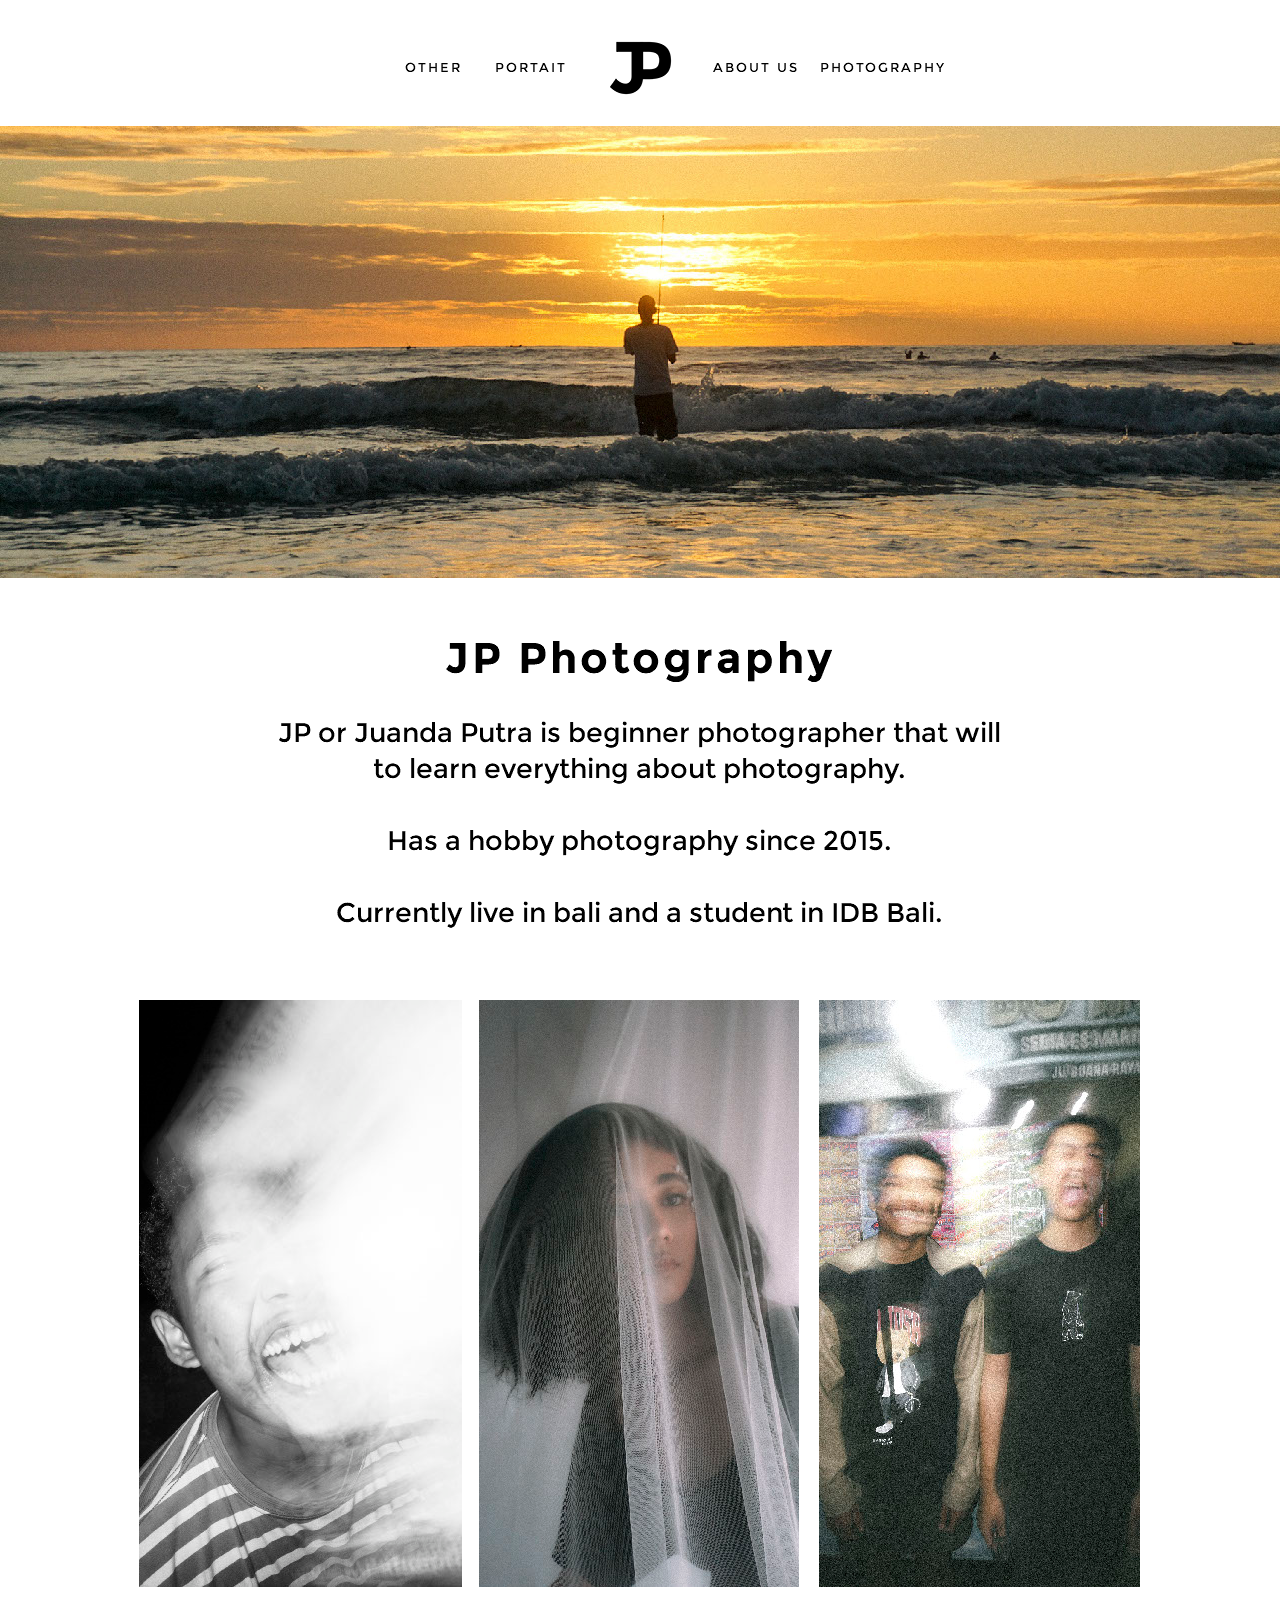
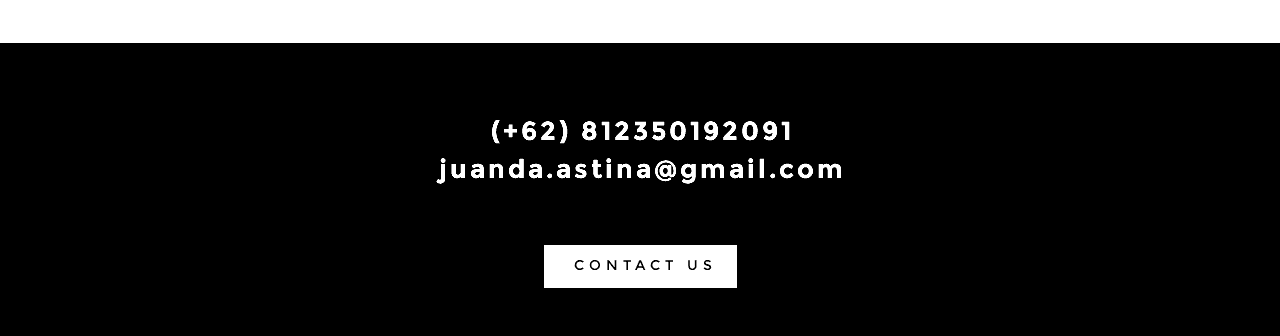
<file: index.html>
<!DOCTYPE html>
<html class="nojs html css_verticalspacer" lang="en-GB">
 <head>

  <meta http-equiv="Content-type" content="text/html;charset=UTF-8"/>
  <meta name="generator" content="2018.1.0.386"/>
  <meta name="viewport" content="width=device-width, initial-scale=1.0"/>
  
  <script type="text/javascript">
   // Update the 'nojs'/'js' class on the html node
document.documentElement.className = document.documentElement.className.replace(/\bnojs\b/g, 'js');

// Check that all required assets are uploaded and up-to-date
if(typeof Muse == "undefined") window.Muse = {}; window.Muse.assets = {"required":["museutils.js", "museconfig.js", "jquery.watch.js", "require.js", "index.css"], "outOfDate":[]};
</script>
  
  <title>Home</title>
  <!-- CSS -->
  <link rel="stylesheet" type="text/css" href="css/site_global.css?crc=444006867"/>
  <link rel="stylesheet" type="text/css" href="css/master_a-master.css?crc=4044871766"/>
  <link rel="stylesheet" type="text/css" href="css/index.css?crc=356311860" id="pagesheet"/>
   </head>
 <body>

  <div class="clearfix borderbox" id="page"><!-- group -->
   <div class="clearfix grpelem" id="ppu134-4"><!-- column -->
    <div class="clearfix colelem" id="pu134-4"><!-- group -->
     <a class="nonblock nontext grpelem" id="u134-4" href="other.html"><!-- rasterized frame --><img id="u134-4_img" alt="OTHER" src="images/u134-4.png?crc=4227419913" data-image-width="65"/></a>
     <a class="nonblock nontext grpelem" id="u131-4" href="portait.html"><!-- rasterized frame --><img id="u131-4_img" alt="PORTAIT" src="images/u131-4.png?crc=3940881264" data-image-width="84"/></a>
     <a class="nonblock nontext MuseLinkActive clip_frame grpelem" id="u108" href="index.html"><!-- image --><img class="block" id="u108_img" src="images/logos.png?crc=448251118" alt="" data-heightwidthratio="1.4177215189873418" data-image-width="79" data-image-height="112"/></a>
     <a class="nonblock nontext grpelem" id="u123-4" href="about-us.html"><!-- rasterized frame --><img id="u123-4_img" alt="ABOUT US" src="images/u123-4.png?crc=412238826" data-image-width="90"/></a>
     <a class="nonblock nontext grpelem" id="u126-4" href="photography.html"><!-- rasterized frame --><img id="u126-4_img" alt="PHOTOGRAPHY" src="images/u126-4.png?crc=463408344" data-image-width="133"/></a>
    </div>
    <div class="clip_frame colelem" id="u172"><!-- image -->
     <img class="block" id="u172_img" src="images/1.jpg?crc=140903675" alt="" data-heightwidthratio="0.353125" data-image-width="1280" data-image-height="452"/>
    </div>
    <img class="colelem" id="u184-4" alt="JP Photography" src="images/u184-4.png?crc=315178691" data-image-width="391"/><!-- rasterized frame -->
    <img class="colelem" id="u187-12" alt="JP or Juanda Putra is beginner photographer that will to learn everything about photography. Has a hobby photography since 2015. Currently live in bali and a student in IDB Bali. " src="images/u187-12.png?crc=32209439" data-image-width="771"/><!-- rasterized frame -->
    <div class="clearfix colelem" id="pu204"><!-- group -->
     <div class="clip_frame grpelem" id="u204" data-sizePolicy="fixed" data-pintopage="page_fluidx"><!-- image -->
      <img class="block" id="u204_img" src="images/dekstop-dsc01500%20(1)c.jpg?crc=2264631" alt="" width="323" height="587"/>
     </div>
     <div class="clip_frame grpelem" id="u197" data-sizePolicy="fixed" data-pintopage="page_fluidx"><!-- image -->
      <img class="block" id="u197_img" src="images/dekstop-dsc01728c.jpg?crc=4055678209" alt="" width="320" height="587"/>
     </div>
     <div class="clip_frame grpelem" id="u190" data-sizePolicy="fixed" data-pintopage="page_fluidx"><!-- image -->
      <img class="block" id="u190_img" src="images/dekstop-dsc04557c.jpg?crc=4085762942" alt="" width="321" height="587"/>
     </div>
    </div>
   </div>
   <div class="verticalspacer" data-offset-top="1587" data-content-above-spacer="1586" data-content-below-spacer="345" data-sizePolicy="fixed" data-pintopage="page_fixedLeft"></div>
   <div class="browser_width grpelem" id="u143-bw">
    <div id="u143"><!-- column -->
     <div class="clearfix" id="u143_align_to_page">
      <img class="colelem" id="u146-6" alt="(+62) 812350192091 juanda.astina@gmail.com" src="images/u146-6.png?crc=4128926224" data-image-width="527"/><!-- rasterized frame -->
      <div class="clearfix colelem" id="u156"><!-- group -->
       <img class="grpelem" id="u159-4" alt="CONTACT US" src="images/u159-4.png?crc=495684878" data-image-width="139"/><!-- rasterized frame -->
      </div>
     </div>
    </div>
   </div>
  </div>
  <!-- Other scripts -->
  <script type="text/javascript">
   // Decide whether to suppress missing file error or not based on preference setting
var suppressMissingFileError = false
</script>
  <script type="text/javascript">
   window.Muse.assets.check=function(c){if(!window.Muse.assets.checked){window.Muse.assets.checked=!0;var b={},d=function(a,b){if(window.getComputedStyle){var c=window.getComputedStyle(a,null);return c&&c.getPropertyValue(b)||c&&c[b]||""}if(document.documentElement.currentStyle)return(c=a.currentStyle)&&c[b]||a.style&&a.style[b]||"";return""},a=function(a){if(a.match(/^rgb/))return a=a.replace(/\s+/g,"").match(/([\d\,]+)/gi)[0].split(","),(parseInt(a[0])<<16)+(parseInt(a[1])<<8)+parseInt(a[2]);if(a.match(/^\#/))return parseInt(a.substr(1),
16);return 0},f=function(f){for(var g=document.getElementsByTagName("link"),j=0;j<g.length;j++)if("text/css"==g[j].type){var l=(g[j].href||"").match(/\/?css\/([\w\-]+\.css)\?crc=(\d+)/);if(!l||!l[1]||!l[2])break;b[l[1]]=l[2]}g=document.createElement("div");g.className="version";g.style.cssText="display:none; width:1px; height:1px;";document.getElementsByTagName("body")[0].appendChild(g);for(j=0;j<Muse.assets.required.length;){var l=Muse.assets.required[j],k=l.match(/([\w\-\.]+)\.(\w+)$/),i=k&&k[1]?
k[1]:null,k=k&&k[2]?k[2]:null;switch(k.toLowerCase()){case "css":i=i.replace(/\W/gi,"_").replace(/^([^a-z])/gi,"_$1");g.className+=" "+i;i=a(d(g,"color"));k=a(d(g,"backgroundColor"));i!=0||k!=0?(Muse.assets.required.splice(j,1),"undefined"!=typeof b[l]&&(i!=b[l]>>>24||k!=(b[l]&16777215))&&Muse.assets.outOfDate.push(l)):j++;g.className="version";break;case "js":j++;break;default:throw Error("Unsupported file type: "+k);}}c?c().jquery!="1.8.3"&&Muse.assets.outOfDate.push("jquery-1.8.3.min.js"):Muse.assets.required.push("jquery-1.8.3.min.js");
g.parentNode.removeChild(g);if(Muse.assets.outOfDate.length||Muse.assets.required.length)g="Some files on the server may be missing or incorrect. Clear browser cache and try again. If the problem persists please contact website author.",f&&Muse.assets.outOfDate.length&&(g+="\nOut of date: "+Muse.assets.outOfDate.join(",")),f&&Muse.assets.required.length&&(g+="\nMissing: "+Muse.assets.required.join(",")),suppressMissingFileError?(g+="\nUse SuppressMissingFileError key in AppPrefs.xml to show missing file error pop up.",console.log(g)):alert(g)};location&&location.search&&location.search.match&&location.search.match(/muse_debug/gi)?
setTimeout(function(){f(!0)},5E3):f()}};
var muse_init=function(){require.config({baseUrl:""});require(["jquery","museutils","whatinput","jquery.watch"],function(c){var $ = c;$(document).ready(function(){try{
window.Muse.assets.check($);/* body */
Muse.Utils.transformMarkupToFixBrowserProblemsPreInit();/* body */
Muse.Utils.prepHyperlinks(true);/* body */
Muse.Utils.resizeHeight('.browser_width');/* resize height */
Muse.Utils.requestAnimationFrame(function() { $('body').addClass('initialized'); });/* mark body as initialized */
Muse.Utils.makeButtonsVisibleAfterSettingMinWidth();/* body */
Muse.Utils.fullPage('#page');/* 100% height page */
Muse.Utils.showWidgetsWhenReady();/* body */
Muse.Utils.transformMarkupToFixBrowserProblems();/* body */
}catch(b){if(b&&"function"==typeof b.notify?b.notify():Muse.Assert.fail("Error calling selector function: "+b),false)throw b;}})})};

</script>
  <!-- RequireJS script -->
  <script src="scripts/require.js?crc=7928878" type="text/javascript" async data-main="scripts/museconfig.js?crc=4286661555" onload="if (requirejs) requirejs.onError = function(requireType, requireModule) { if (requireType && requireType.toString && requireType.toString().indexOf && 0 <= requireType.toString().indexOf('#scripterror')) window.Muse.assets.check(); }" onerror="window.Muse.assets.check();"></script>
   </body>
</html>
</file>
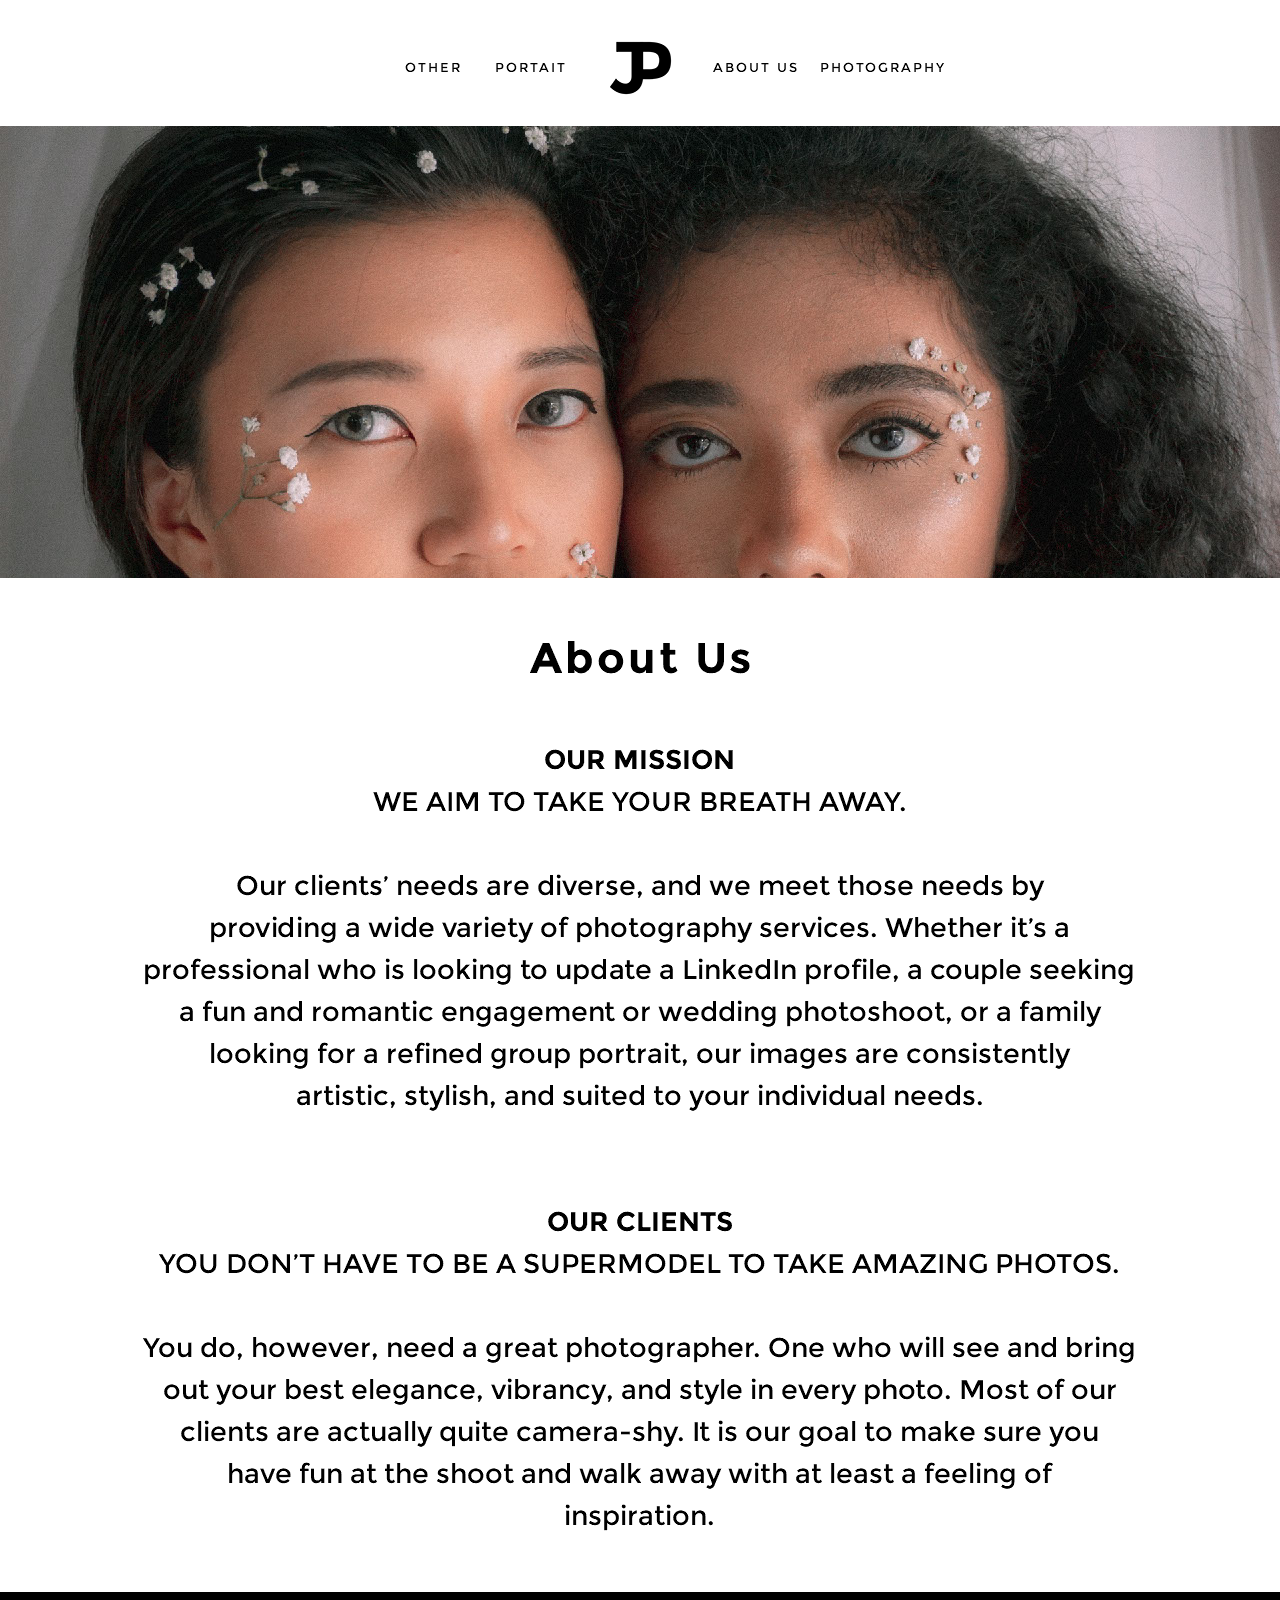
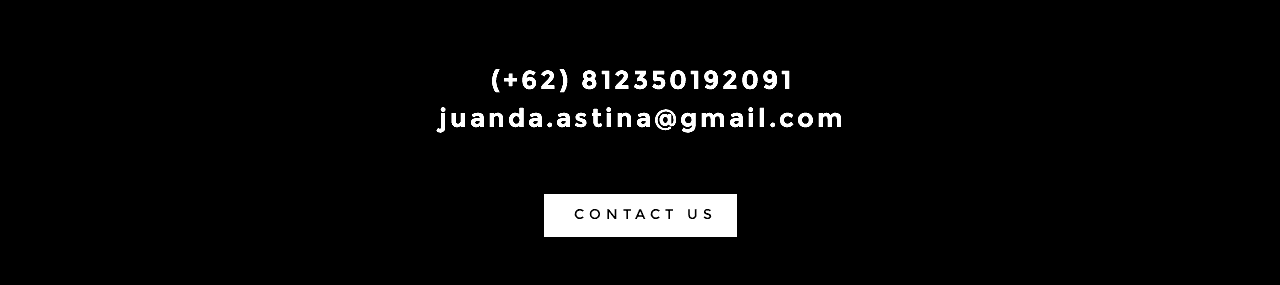
<file: about-us.html>
<!DOCTYPE html>
<html class="nojs html css_verticalspacer" lang="en-GB">
 <head>

  <meta http-equiv="Content-type" content="text/html;charset=UTF-8"/>
  <meta name="generator" content="2018.1.0.386"/>
  <meta name="viewport" content="width=device-width, initial-scale=1.0"/>
  
  <script type="text/javascript">
   // Update the 'nojs'/'js' class on the html node
document.documentElement.className = document.documentElement.className.replace(/\bnojs\b/g, 'js');

// Check that all required assets are uploaded and up-to-date
if(typeof Muse == "undefined") window.Muse = {}; window.Muse.assets = {"required":["museutils.js", "museconfig.js", "jquery.watch.js", "require.js", "about-us.css"], "outOfDate":[]};
</script>
  
  <title>About Us</title>
  <!-- CSS -->
  <link rel="stylesheet" type="text/css" href="css/site_global.css?crc=444006867"/>
  <link rel="stylesheet" type="text/css" href="css/master_a-master.css?crc=4044871766"/>
  <link rel="stylesheet" type="text/css" href="css/about-us.css?crc=76739276" id="pagesheet"/>
   </head>
 <body>

  <div class="clearfix borderbox" id="page"><!-- group -->
   <div class="clearfix grpelem" id="ppu134-4"><!-- column -->
    <div class="clearfix colelem" id="pu134-4"><!-- group -->
     <a class="nonblock nontext grpelem" id="u134-4" href="other.html"><!-- rasterized frame --><img id="u134-4_img" alt="OTHER" src="images/u134-4.png?crc=4227419913" data-image-width="65"/></a>
     <a class="nonblock nontext grpelem" id="u131-4" href="portait.html"><!-- rasterized frame --><img id="u131-4_img" alt="PORTAIT" src="images/u131-4.png?crc=3940881264" data-image-width="84"/></a>
     <a class="nonblock nontext clip_frame grpelem" id="u108" href="index.html"><!-- image --><img class="block" id="u108_img" src="images/logos.png?crc=448251118" alt="" data-heightwidthratio="1.4177215189873418" data-image-width="79" data-image-height="112"/></a>
     <a class="nonblock nontext MuseLinkActive grpelem" id="u123-4" href="about-us.html"><!-- rasterized frame --><img id="u123-4_img" alt="ABOUT US" src="images/u123-4.png?crc=412238826" data-image-width="90"/></a>
     <a class="nonblock nontext grpelem" id="u126-4" href="photography.html"><!-- rasterized frame --><img id="u126-4_img" alt="PHOTOGRAPHY" src="images/u126-4.png?crc=463408344" data-image-width="133"/></a>
    </div>
    <div class="clip_frame colelem" id="u307"><!-- image -->
     <img class="block" id="u307_img" src="images/3.jpg?crc=4087227414" alt="" data-heightwidthratio="0.353125" data-image-width="1280" data-image-height="452"/>
    </div>
    <img class="colelem" id="u302-4" alt="About Us" src="images/u302-4.png?crc=378938234" data-image-width="391"/><!-- rasterized frame -->
    <img class="colelem" id="u309-28" alt="OUR MISSION WE AIM TO TAKE YOUR BREATH AWAY. Our clients’ needs are diverse, and we meet those needs by providing a wide variety of photography services. Whether it’s a professional who is looking to update a LinkedIn profile, a couple seeking a fun and romantic engagement or wedding photoshoot, or a family looking for a refined group portrait, our images are consistently artistic, stylish, and suited to your individual needs. OUR CLIENTS YOU DON’T HAVE TO BE A SUPERMODEL TO TAKE AMAZING PHOTOS. You do, however, need a great photographer. One who will see and bring out your best elegance, vibrancy, and style in every photo. Most of our clients are actually quite camera-shy. It is our goal to make sure you have fun at the shoot and walk away with at least a feeling of inspiration." src="images/u309-28.png?crc=487350597" data-image-width="1001"/><!-- rasterized frame -->
   </div>
   <div class="verticalspacer" data-offset-top="1536" data-content-above-spacer="1536" data-content-below-spacer="345" data-sizePolicy="fixed" data-pintopage="page_fixedLeft"></div>
   <div class="browser_width grpelem" id="u143-bw">
    <div id="u143"><!-- column -->
     <div class="clearfix" id="u143_align_to_page">
      <img class="colelem" id="u146-6" alt="(+62) 812350192091 juanda.astina@gmail.com" src="images/u146-6.png?crc=4128926224" data-image-width="527"/><!-- rasterized frame -->
      <div class="clearfix colelem" id="u156"><!-- group -->
       <img class="grpelem" id="u159-4" alt="CONTACT US" src="images/u159-4.png?crc=495684878" data-image-width="139"/><!-- rasterized frame -->
      </div>
     </div>
    </div>
   </div>
  </div>
  <!-- Other scripts -->
  <script type="text/javascript">
   // Decide whether to suppress missing file error or not based on preference setting
var suppressMissingFileError = false
</script>
  <script type="text/javascript">
   window.Muse.assets.check=function(c){if(!window.Muse.assets.checked){window.Muse.assets.checked=!0;var b={},d=function(a,b){if(window.getComputedStyle){var c=window.getComputedStyle(a,null);return c&&c.getPropertyValue(b)||c&&c[b]||""}if(document.documentElement.currentStyle)return(c=a.currentStyle)&&c[b]||a.style&&a.style[b]||"";return""},a=function(a){if(a.match(/^rgb/))return a=a.replace(/\s+/g,"").match(/([\d\,]+)/gi)[0].split(","),(parseInt(a[0])<<16)+(parseInt(a[1])<<8)+parseInt(a[2]);if(a.match(/^\#/))return parseInt(a.substr(1),
16);return 0},f=function(f){for(var g=document.getElementsByTagName("link"),j=0;j<g.length;j++)if("text/css"==g[j].type){var l=(g[j].href||"").match(/\/?css\/([\w\-]+\.css)\?crc=(\d+)/);if(!l||!l[1]||!l[2])break;b[l[1]]=l[2]}g=document.createElement("div");g.className="version";g.style.cssText="display:none; width:1px; height:1px;";document.getElementsByTagName("body")[0].appendChild(g);for(j=0;j<Muse.assets.required.length;){var l=Muse.assets.required[j],k=l.match(/([\w\-\.]+)\.(\w+)$/),i=k&&k[1]?
k[1]:null,k=k&&k[2]?k[2]:null;switch(k.toLowerCase()){case "css":i=i.replace(/\W/gi,"_").replace(/^([^a-z])/gi,"_$1");g.className+=" "+i;i=a(d(g,"color"));k=a(d(g,"backgroundColor"));i!=0||k!=0?(Muse.assets.required.splice(j,1),"undefined"!=typeof b[l]&&(i!=b[l]>>>24||k!=(b[l]&16777215))&&Muse.assets.outOfDate.push(l)):j++;g.className="version";break;case "js":j++;break;default:throw Error("Unsupported file type: "+k);}}c?c().jquery!="1.8.3"&&Muse.assets.outOfDate.push("jquery-1.8.3.min.js"):Muse.assets.required.push("jquery-1.8.3.min.js");
g.parentNode.removeChild(g);if(Muse.assets.outOfDate.length||Muse.assets.required.length)g="Some files on the server may be missing or incorrect. Clear browser cache and try again. If the problem persists please contact website author.",f&&Muse.assets.outOfDate.length&&(g+="\nOut of date: "+Muse.assets.outOfDate.join(",")),f&&Muse.assets.required.length&&(g+="\nMissing: "+Muse.assets.required.join(",")),suppressMissingFileError?(g+="\nUse SuppressMissingFileError key in AppPrefs.xml to show missing file error pop up.",console.log(g)):alert(g)};location&&location.search&&location.search.match&&location.search.match(/muse_debug/gi)?
setTimeout(function(){f(!0)},5E3):f()}};
var muse_init=function(){require.config({baseUrl:""});require(["jquery","museutils","whatinput","jquery.watch"],function(c){var $ = c;$(document).ready(function(){try{
window.Muse.assets.check($);/* body */
Muse.Utils.transformMarkupToFixBrowserProblemsPreInit();/* body */
Muse.Utils.prepHyperlinks(true);/* body */
Muse.Utils.resizeHeight('.browser_width');/* resize height */
Muse.Utils.requestAnimationFrame(function() { $('body').addClass('initialized'); });/* mark body as initialized */
Muse.Utils.makeButtonsVisibleAfterSettingMinWidth();/* body */
Muse.Utils.fullPage('#page');/* 100% height page */
Muse.Utils.showWidgetsWhenReady();/* body */
Muse.Utils.transformMarkupToFixBrowserProblems();/* body */
}catch(b){if(b&&"function"==typeof b.notify?b.notify():Muse.Assert.fail("Error calling selector function: "+b),false)throw b;}})})};

</script>
  <!-- RequireJS script -->
  <script src="scripts/require.js?crc=7928878" type="text/javascript" async data-main="scripts/museconfig.js?crc=4286661555" onload="if (requirejs) requirejs.onError = function(requireType, requireModule) { if (requireType && requireType.toString && requireType.toString().indexOf && 0 <= requireType.toString().indexOf('#scripterror')) window.Muse.assets.check(); }" onerror="window.Muse.assets.check();"></script>
   </body>
</html>
</file>
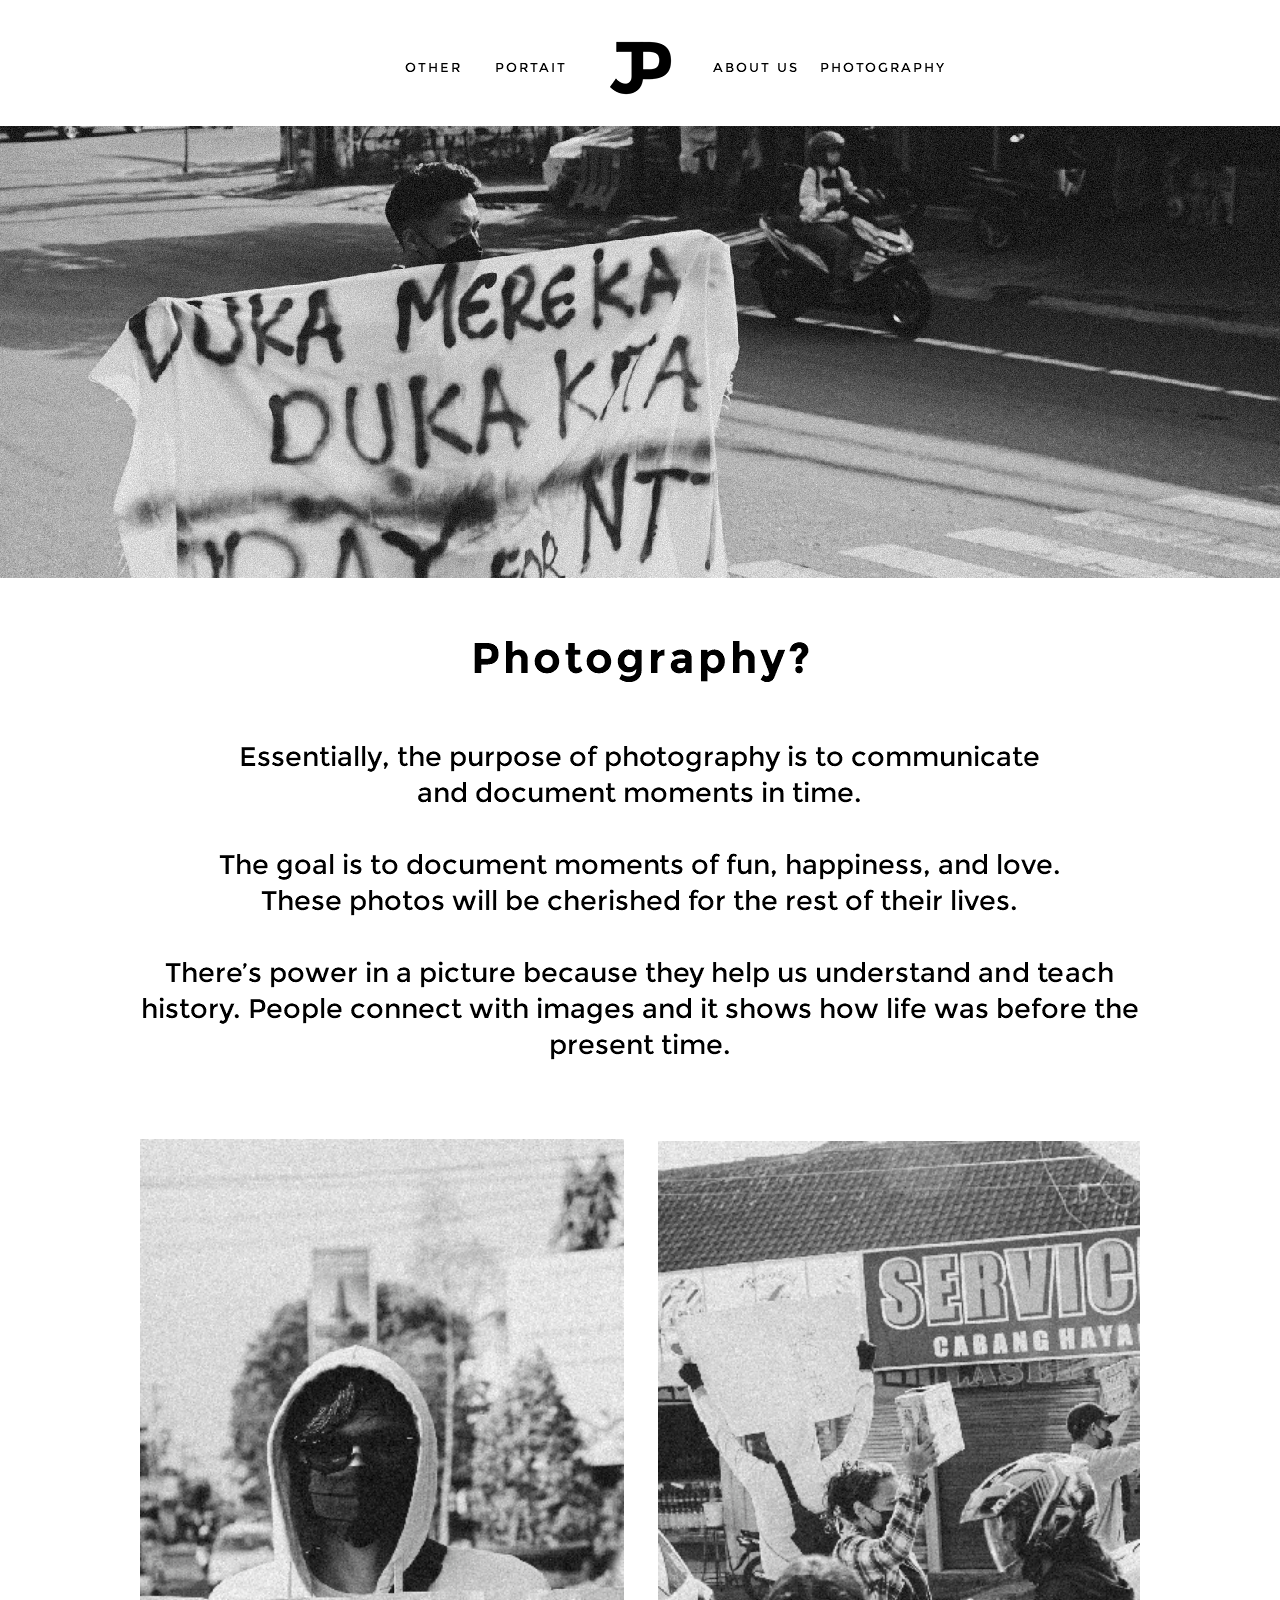
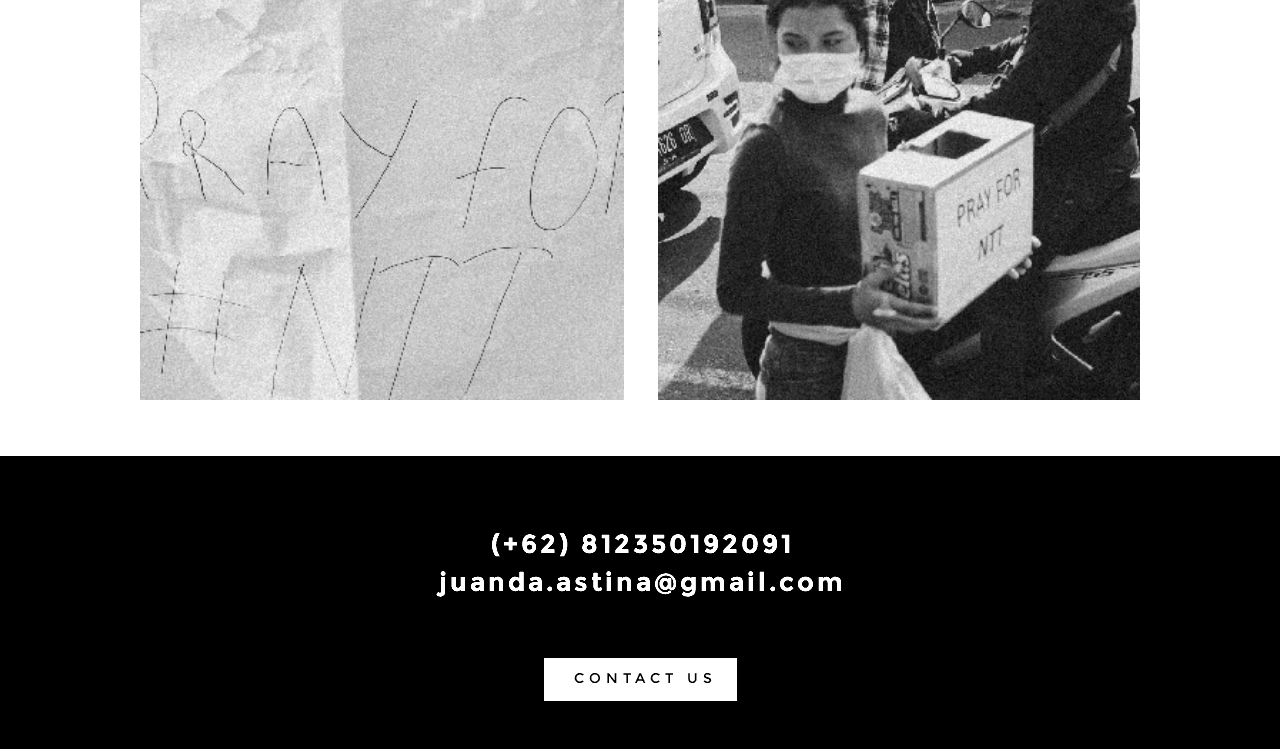
<file: photography.html>
<!DOCTYPE html>
<html class="nojs html css_verticalspacer" lang="en-GB">
 <head>

  <meta http-equiv="Content-type" content="text/html;charset=UTF-8"/>
  <meta name="generator" content="2018.1.0.386"/>
  <meta name="viewport" content="width=device-width, initial-scale=1.0"/>
  
  <script type="text/javascript">
   // Update the 'nojs'/'js' class on the html node
document.documentElement.className = document.documentElement.className.replace(/\bnojs\b/g, 'js');

// Check that all required assets are uploaded and up-to-date
if(typeof Muse == "undefined") window.Muse = {}; window.Muse.assets = {"required":["museutils.js", "museconfig.js", "jquery.watch.js", "require.js", "photography.css"], "outOfDate":[]};
</script>
  
  <title>Photography</title>
  <!-- CSS -->
  <link rel="stylesheet" type="text/css" href="css/site_global.css?crc=444006867"/>
  <link rel="stylesheet" type="text/css" href="css/master_a-master.css?crc=4044871766"/>
  <link rel="stylesheet" type="text/css" href="css/photography.css?crc=4205206980" id="pagesheet"/>
   </head>
 <body>

  <div class="clearfix borderbox" id="page"><!-- group -->
   <div class="clearfix grpelem" id="ppu134-4"><!-- column -->
    <div class="clearfix colelem" id="pu134-4"><!-- group -->
     <a class="nonblock nontext grpelem" id="u134-4" href="other.html"><!-- rasterized frame --><img id="u134-4_img" alt="OTHER" src="images/u134-4.png?crc=4227419913" data-image-width="65"/></a>
     <a class="nonblock nontext grpelem" id="u131-4" href="portait.html"><!-- rasterized frame --><img id="u131-4_img" alt="PORTAIT" src="images/u131-4.png?crc=3940881264" data-image-width="84"/></a>
     <a class="nonblock nontext clip_frame grpelem" id="u108" href="index.html"><!-- image --><img class="block" id="u108_img" src="images/logos.png?crc=448251118" alt="" data-heightwidthratio="1.4177215189873418" data-image-width="79" data-image-height="112"/></a>
     <a class="nonblock nontext grpelem" id="u123-4" href="about-us.html"><!-- rasterized frame --><img id="u123-4_img" alt="ABOUT US" src="images/u123-4.png?crc=412238826" data-image-width="90"/></a>
     <a class="nonblock nontext MuseLinkActive grpelem" id="u126-4" href="photography.html"><!-- rasterized frame --><img id="u126-4_img" alt="PHOTOGRAPHY" src="images/u126-4.png?crc=463408344" data-image-width="133"/></a>
    </div>
    <div class="clip_frame colelem" id="u251"><!-- image -->
     <img class="block" id="u251_img" src="images/2.jpg?crc=3856677572" alt="" data-heightwidthratio="0.353125" data-image-width="1280" data-image-height="452"/>
    </div>
    <img class="colelem" id="u250-4" alt="Photography?" src="images/u250-4.png?crc=4118073509" data-image-width="391"/><!-- rasterized frame -->
    <img class="colelem" id="u255-14" alt="Essentially, the purpose of photography is to communicate and document moments in time. The goal is to document moments of fun, happiness, and love. These photos will be cherished for the rest of their lives. There’s power in a picture because they help us understand and teach history. People connect with images and it shows how life was before the present time." src="images/u255-14.png?crc=86538505" data-image-width="1001"/><!-- rasterized frame -->
    <div class="clearfix colelem" id="pu281"><!-- group -->
     <div class="clip_frame grpelem" id="u281" data-sizePolicy="fixed" data-pintopage="page_fluidx"><!-- image -->
      <img class="block" id="u281_img" src="images/dekstop-dsc00948_1c.jpg?crc=3944231990" alt="" width="484" height="861"/>
     </div>
     <div class="clip_frame grpelem" id="u274" data-sizePolicy="fixed" data-pintopage="page_fluidx"><!-- image -->
      <img class="block" id="u274_img" src="images/dekstop-dsc00949_1c.jpg?crc=199765159" alt="" width="482" height="859"/>
     </div>
    </div>
   </div>
   <div class="verticalspacer" data-offset-top="2000" data-content-above-spacer="2000" data-content-below-spacer="345" data-sizePolicy="fixed" data-pintopage="page_fixedLeft"></div>
   <div class="browser_width grpelem" id="u143-bw">
    <div id="u143"><!-- column -->
     <div class="clearfix" id="u143_align_to_page">
      <img class="colelem" id="u146-6" alt="(+62) 812350192091 juanda.astina@gmail.com" src="images/u146-6.png?crc=4128926224" data-image-width="527"/><!-- rasterized frame -->
      <div class="clearfix colelem" id="u156"><!-- group -->
       <img class="grpelem" id="u159-4" alt="CONTACT US" src="images/u159-4.png?crc=495684878" data-image-width="139"/><!-- rasterized frame -->
      </div>
     </div>
    </div>
   </div>
  </div>
  <!-- Other scripts -->
  <script type="text/javascript">
   // Decide whether to suppress missing file error or not based on preference setting
var suppressMissingFileError = false
</script>
  <script type="text/javascript">
   window.Muse.assets.check=function(c){if(!window.Muse.assets.checked){window.Muse.assets.checked=!0;var b={},d=function(a,b){if(window.getComputedStyle){var c=window.getComputedStyle(a,null);return c&&c.getPropertyValue(b)||c&&c[b]||""}if(document.documentElement.currentStyle)return(c=a.currentStyle)&&c[b]||a.style&&a.style[b]||"";return""},a=function(a){if(a.match(/^rgb/))return a=a.replace(/\s+/g,"").match(/([\d\,]+)/gi)[0].split(","),(parseInt(a[0])<<16)+(parseInt(a[1])<<8)+parseInt(a[2]);if(a.match(/^\#/))return parseInt(a.substr(1),
16);return 0},f=function(f){for(var g=document.getElementsByTagName("link"),j=0;j<g.length;j++)if("text/css"==g[j].type){var l=(g[j].href||"").match(/\/?css\/([\w\-]+\.css)\?crc=(\d+)/);if(!l||!l[1]||!l[2])break;b[l[1]]=l[2]}g=document.createElement("div");g.className="version";g.style.cssText="display:none; width:1px; height:1px;";document.getElementsByTagName("body")[0].appendChild(g);for(j=0;j<Muse.assets.required.length;){var l=Muse.assets.required[j],k=l.match(/([\w\-\.]+)\.(\w+)$/),i=k&&k[1]?
k[1]:null,k=k&&k[2]?k[2]:null;switch(k.toLowerCase()){case "css":i=i.replace(/\W/gi,"_").replace(/^([^a-z])/gi,"_$1");g.className+=" "+i;i=a(d(g,"color"));k=a(d(g,"backgroundColor"));i!=0||k!=0?(Muse.assets.required.splice(j,1),"undefined"!=typeof b[l]&&(i!=b[l]>>>24||k!=(b[l]&16777215))&&Muse.assets.outOfDate.push(l)):j++;g.className="version";break;case "js":j++;break;default:throw Error("Unsupported file type: "+k);}}c?c().jquery!="1.8.3"&&Muse.assets.outOfDate.push("jquery-1.8.3.min.js"):Muse.assets.required.push("jquery-1.8.3.min.js");
g.parentNode.removeChild(g);if(Muse.assets.outOfDate.length||Muse.assets.required.length)g="Some files on the server may be missing or incorrect. Clear browser cache and try again. If the problem persists please contact website author.",f&&Muse.assets.outOfDate.length&&(g+="\nOut of date: "+Muse.assets.outOfDate.join(",")),f&&Muse.assets.required.length&&(g+="\nMissing: "+Muse.assets.required.join(",")),suppressMissingFileError?(g+="\nUse SuppressMissingFileError key in AppPrefs.xml to show missing file error pop up.",console.log(g)):alert(g)};location&&location.search&&location.search.match&&location.search.match(/muse_debug/gi)?
setTimeout(function(){f(!0)},5E3):f()}};
var muse_init=function(){require.config({baseUrl:""});require(["jquery","museutils","whatinput","jquery.watch"],function(c){var $ = c;$(document).ready(function(){try{
window.Muse.assets.check($);/* body */
Muse.Utils.transformMarkupToFixBrowserProblemsPreInit();/* body */
Muse.Utils.prepHyperlinks(true);/* body */
Muse.Utils.resizeHeight('.browser_width');/* resize height */
Muse.Utils.requestAnimationFrame(function() { $('body').addClass('initialized'); });/* mark body as initialized */
Muse.Utils.makeButtonsVisibleAfterSettingMinWidth();/* body */
Muse.Utils.fullPage('#page');/* 100% height page */
Muse.Utils.showWidgetsWhenReady();/* body */
Muse.Utils.transformMarkupToFixBrowserProblems();/* body */
}catch(b){if(b&&"function"==typeof b.notify?b.notify():Muse.Assert.fail("Error calling selector function: "+b),false)throw b;}})})};

</script>
  <!-- RequireJS script -->
  <script src="scripts/require.js?crc=7928878" type="text/javascript" async data-main="scripts/museconfig.js?crc=4286661555" onload="if (requirejs) requirejs.onError = function(requireType, requireModule) { if (requireType && requireType.toString && requireType.toString().indexOf && 0 <= requireType.toString().indexOf('#scripterror')) window.Muse.assets.check(); }" onerror="window.Muse.assets.check();"></script>
   </body>
</html>
</file>
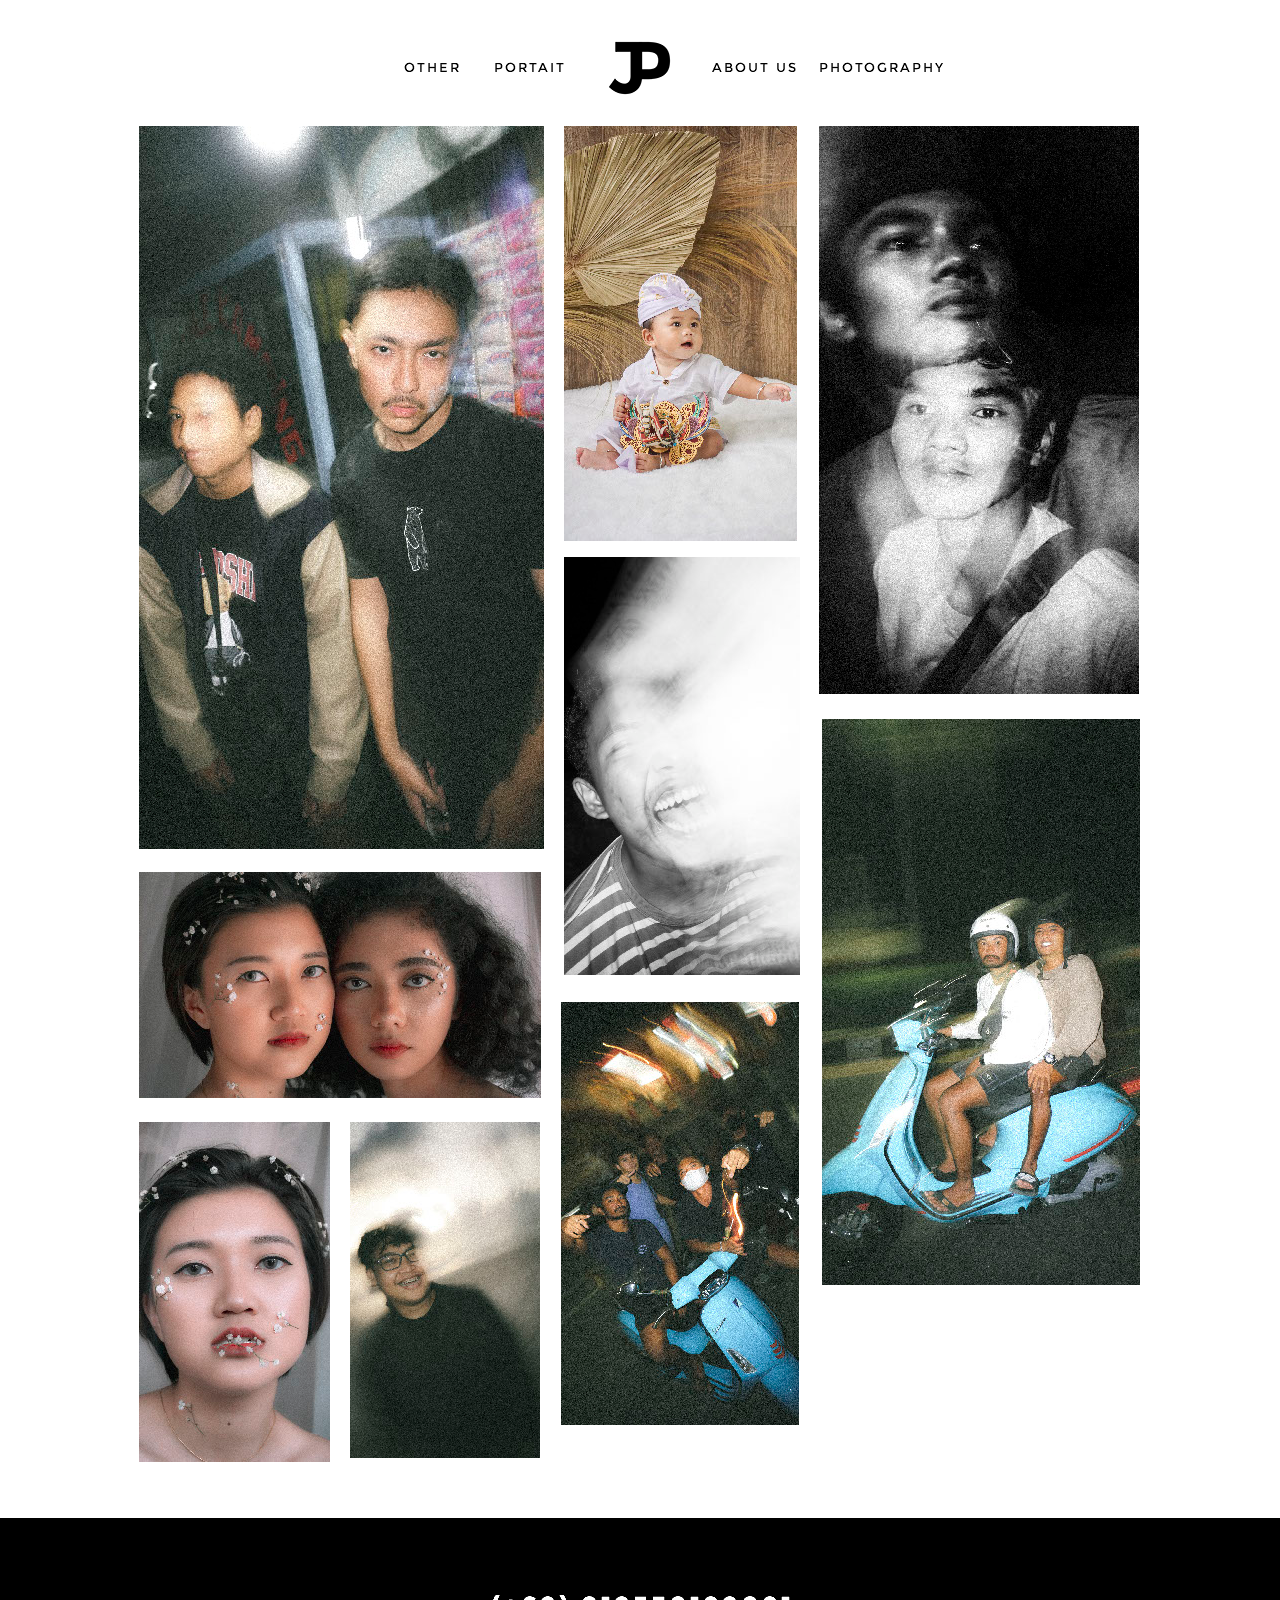
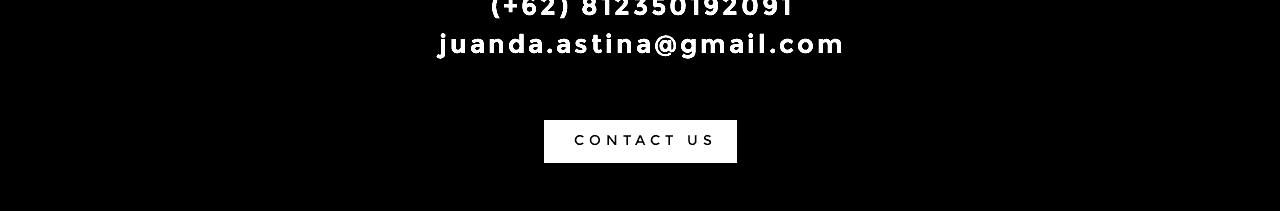
<file: portait.html>
<!DOCTYPE html>
<html class="nojs html css_verticalspacer" lang="en-GB">
 <head>

  <meta http-equiv="Content-type" content="text/html;charset=UTF-8"/>
  <meta name="generator" content="2018.1.0.386"/>
  <meta name="viewport" content="width=device-width, initial-scale=1.0"/>
  
  <script type="text/javascript">
   // Update the 'nojs'/'js' class on the html node
document.documentElement.className = document.documentElement.className.replace(/\bnojs\b/g, 'js');

// Check that all required assets are uploaded and up-to-date
if(typeof Muse == "undefined") window.Muse = {}; window.Muse.assets = {"required":["museutils.js", "museconfig.js", "jquery.watch.js", "require.js", "portait.css"], "outOfDate":[]};
</script>
  
  <title>Portait</title>
  <!-- CSS -->
  <link rel="stylesheet" type="text/css" href="css/site_global.css?crc=444006867"/>
  <link rel="stylesheet" type="text/css" href="css/master_a-master.css?crc=4044871766"/>
  <link rel="stylesheet" type="text/css" href="css/portait.css?crc=3818516138" id="pagesheet"/>
   </head>
 <body>

  <div class="clearfix borderbox" id="page"><!-- group -->
   <div class="clearfix grpelem" id="ppu134-4"><!-- column -->
    <div class="clearfix colelem" id="pu134-4"><!-- group -->
     <a class="nonblock nontext grpelem" id="u134-4" href="other.html"><!-- rasterized frame --><img id="u134-4_img" alt="OTHER" src="images/u134-4.png?crc=4227419913" data-image-width="65"/></a>
     <a class="nonblock nontext MuseLinkActive grpelem" id="u131-4" href="portait.html"><!-- rasterized frame --><img id="u131-4_img" alt="PORTAIT" src="images/u131-4.png?crc=3940881264" data-image-width="84"/></a>
     <a class="nonblock nontext clip_frame grpelem" id="u108" href="index.html"><!-- image --><img class="block" id="u108_img" src="images/logos.png?crc=448251118" alt="" data-heightwidthratio="1.4177215189873418" data-image-width="79" data-image-height="112"/></a>
     <a class="nonblock nontext grpelem" id="u123-4" href="about-us.html"><!-- rasterized frame --><img id="u123-4_img" alt="ABOUT US" src="images/u123-4.png?crc=412238826" data-image-width="90"/></a>
     <a class="nonblock nontext grpelem" id="u126-4" href="photography.html"><!-- rasterized frame --><img id="u126-4_img" alt="PHOTOGRAPHY" src="images/u126-4.png?crc=463408344" data-image-width="133"/></a>
    </div>
    <div class="clearfix colelem" id="u435"><!-- group -->
     <div class="clearfix grpelem" id="pu428"><!-- column -->
      <div class="clip_frame colelem" id="u428" data-sizePolicy="fixed" data-pintopage="page_fluidx"><!-- image -->
       <img class="block" id="u428_img" src="images/dekstop-dsc04556c.jpg?crc=3990126986" alt="" width="405" height="723"/>
      </div>
      <div class="clip_frame colelem" id="u400" data-sizePolicy="fixed" data-pintopage="page_fluidx"><!-- image -->
       <img class="block" id="u400_img" src="images/dekstop-dsc01807c.jpg?crc=3953047347" alt="" width="402" height="226"/>
      </div>
      <div class="clearfix colelem" id="pu393"><!-- group -->
       <div class="clip_frame grpelem" id="u393" data-sizePolicy="fixed" data-pintopage="page_fluidx"><!-- image -->
        <img class="block" id="u393_img" src="images/dekstop-dsc02013c.jpg?crc=164874156" alt="" width="191" height="340"/>
       </div>
       <div class="clip_frame grpelem" id="u386" data-sizePolicy="fixed" data-pintopage="page_fluidx"><!-- image -->
        <img class="block" id="u386_img" src="images/dekstop-dsc03822c.jpg?crc=42065223" alt="" width="190" height="336"/>
       </div>
      </div>
     </div>
     <div class="clearfix grpelem" id="pu421"><!-- column -->
      <div class="clip_frame colelem" id="u421" data-sizePolicy="fixed" data-pintopage="page_fluidx"><!-- image -->
       <img class="block" id="u421_img" src="images/dekstop-edit27c.jpg?crc=382000768" alt="" width="233" height="415"/>
      </div>
      <div class="clip_frame colelem" id="u407" data-sizePolicy="fixed" data-pintopage="page_fluidx"><!-- image -->
       <img class="block" id="u407_img" src="images/dekstop-dsc01500%20(1)c2.jpg?crc=418980882" alt="" width="236" height="418"/>
      </div>
      <div class="clip_frame colelem" id="u372" data-sizePolicy="fixed" data-pintopage="page_fluidx"><!-- image -->
       <img class="block" id="u372_img" src="images/dekstop-dsc04122c.jpg?crc=204860091" alt="" width="238" height="423"/>
      </div>
     </div>
     <div class="clearfix grpelem" id="pu414"><!-- column -->
      <div class="clip_frame colelem" id="u414" data-sizePolicy="fixed" data-pintopage="page_fluidx"><!-- image -->
       <img class="block" id="u414_img" src="images/dekstop-dsc00556c.jpg?crc=4150565389" alt="" width="320" height="568"/>
      </div>
      <div class="clip_frame colelem" id="u379" data-sizePolicy="fixed" data-pintopage="page_fluidx"><!-- image -->
       <img class="block" id="u379_img" src="images/dekstop-dsc03986c.jpg?crc=4278501692" alt="" width="318" height="566"/>
      </div>
     </div>
    </div>
   </div>
   <div class="verticalspacer" data-offset-top="1462" data-content-above-spacer="1461" data-content-below-spacer="345" data-sizePolicy="fixed" data-pintopage="page_fixedLeft"></div>
   <div class="browser_width grpelem" id="u143-bw">
    <div id="u143"><!-- column -->
     <div class="clearfix" id="u143_align_to_page">
      <img class="colelem" id="u146-6" alt="(+62) 812350192091 juanda.astina@gmail.com" src="images/u146-6.png?crc=4128926224" data-image-width="527"/><!-- rasterized frame -->
      <div class="clearfix colelem" id="u156"><!-- group -->
       <img class="grpelem" id="u159-4" alt="CONTACT US" src="images/u159-4.png?crc=495684878" data-image-width="139"/><!-- rasterized frame -->
      </div>
     </div>
    </div>
   </div>
  </div>
  <!-- Other scripts -->
  <script type="text/javascript">
   // Decide whether to suppress missing file error or not based on preference setting
var suppressMissingFileError = false
</script>
  <script type="text/javascript">
   window.Muse.assets.check=function(c){if(!window.Muse.assets.checked){window.Muse.assets.checked=!0;var b={},d=function(a,b){if(window.getComputedStyle){var c=window.getComputedStyle(a,null);return c&&c.getPropertyValue(b)||c&&c[b]||""}if(document.documentElement.currentStyle)return(c=a.currentStyle)&&c[b]||a.style&&a.style[b]||"";return""},a=function(a){if(a.match(/^rgb/))return a=a.replace(/\s+/g,"").match(/([\d\,]+)/gi)[0].split(","),(parseInt(a[0])<<16)+(parseInt(a[1])<<8)+parseInt(a[2]);if(a.match(/^\#/))return parseInt(a.substr(1),
16);return 0},f=function(f){for(var g=document.getElementsByTagName("link"),j=0;j<g.length;j++)if("text/css"==g[j].type){var l=(g[j].href||"").match(/\/?css\/([\w\-]+\.css)\?crc=(\d+)/);if(!l||!l[1]||!l[2])break;b[l[1]]=l[2]}g=document.createElement("div");g.className="version";g.style.cssText="display:none; width:1px; height:1px;";document.getElementsByTagName("body")[0].appendChild(g);for(j=0;j<Muse.assets.required.length;){var l=Muse.assets.required[j],k=l.match(/([\w\-\.]+)\.(\w+)$/),i=k&&k[1]?
k[1]:null,k=k&&k[2]?k[2]:null;switch(k.toLowerCase()){case "css":i=i.replace(/\W/gi,"_").replace(/^([^a-z])/gi,"_$1");g.className+=" "+i;i=a(d(g,"color"));k=a(d(g,"backgroundColor"));i!=0||k!=0?(Muse.assets.required.splice(j,1),"undefined"!=typeof b[l]&&(i!=b[l]>>>24||k!=(b[l]&16777215))&&Muse.assets.outOfDate.push(l)):j++;g.className="version";break;case "js":j++;break;default:throw Error("Unsupported file type: "+k);}}c?c().jquery!="1.8.3"&&Muse.assets.outOfDate.push("jquery-1.8.3.min.js"):Muse.assets.required.push("jquery-1.8.3.min.js");
g.parentNode.removeChild(g);if(Muse.assets.outOfDate.length||Muse.assets.required.length)g="Some files on the server may be missing or incorrect. Clear browser cache and try again. If the problem persists please contact website author.",f&&Muse.assets.outOfDate.length&&(g+="\nOut of date: "+Muse.assets.outOfDate.join(",")),f&&Muse.assets.required.length&&(g+="\nMissing: "+Muse.assets.required.join(",")),suppressMissingFileError?(g+="\nUse SuppressMissingFileError key in AppPrefs.xml to show missing file error pop up.",console.log(g)):alert(g)};location&&location.search&&location.search.match&&location.search.match(/muse_debug/gi)?
setTimeout(function(){f(!0)},5E3):f()}};
var muse_init=function(){require.config({baseUrl:""});require(["jquery","museutils","whatinput","jquery.watch"],function(c){var $ = c;$(document).ready(function(){try{
window.Muse.assets.check($);/* body */
Muse.Utils.transformMarkupToFixBrowserProblemsPreInit();/* body */
Muse.Utils.prepHyperlinks(true);/* body */
Muse.Utils.resizeHeight('.browser_width');/* resize height */
Muse.Utils.requestAnimationFrame(function() { $('body').addClass('initialized'); });/* mark body as initialized */
Muse.Utils.makeButtonsVisibleAfterSettingMinWidth();/* body */
Muse.Utils.fullPage('#page');/* 100% height page */
Muse.Utils.showWidgetsWhenReady();/* body */
Muse.Utils.transformMarkupToFixBrowserProblems();/* body */
}catch(b){if(b&&"function"==typeof b.notify?b.notify():Muse.Assert.fail("Error calling selector function: "+b),false)throw b;}})})};

</script>
  <!-- RequireJS script -->
  <script src="scripts/require.js?crc=7928878" type="text/javascript" async data-main="scripts/museconfig.js?crc=4286661555" onload="if (requirejs) requirejs.onError = function(requireType, requireModule) { if (requireType && requireType.toString && requireType.toString().indexOf && 0 <= requireType.toString().indexOf('#scripterror')) window.Muse.assets.check(); }" onerror="window.Muse.assets.check();"></script>
   </body>
</html>
</file>
<file: css/site_global.css>
html{min-height:100%;min-width:100%;-ms-text-size-adjust:none;}body,div,dl,dt,dd,ul,ol,li,nav,h1,h2,h3,h4,h5,h6,pre,code,form,fieldset,legend,input,button,textarea,p,blockquote,th,td,a{margin:0px;padding:0px;border-width:0px;border-style:solid;border-color:transparent;-webkit-transform-origin:left top;-ms-transform-origin:left top;-o-transform-origin:left top;transform-origin:left top;background-repeat:no-repeat;}button.submit-btn{-moz-box-sizing:content-box;-webkit-box-sizing:content-box;box-sizing:content-box;}.transition{-webkit-transition-property:background-image,background-position,background-color,border-color,border-radius,color,font-size,font-style,font-weight,letter-spacing,line-height,text-align,box-shadow,text-shadow,opacity;transition-property:background-image,background-position,background-color,border-color,border-radius,color,font-size,font-style,font-weight,letter-spacing,line-height,text-align,box-shadow,text-shadow,opacity;}.transition *{-webkit-transition:inherit;transition:inherit;}table{border-collapse:collapse;border-spacing:0px;}fieldset,img{border:0px;border-style:solid;-webkit-transform-origin:left top;-ms-transform-origin:left top;-o-transform-origin:left top;transform-origin:left top;}address,caption,cite,code,dfn,em,strong,th,var,optgroup{font-style:inherit;font-weight:inherit;}del,ins{text-decoration:none;}li{list-style:none;}caption,th{text-align:left;}h1,h2,h3,h4,h5,h6{font-size:100%;font-weight:inherit;}input,button,textarea,select,optgroup,option{font-family:inherit;font-size:inherit;font-style:inherit;font-weight:inherit;}.form-grp input,.form-grp textarea{-webkit-appearance:none;-webkit-border-radius:0;}body{font-family:Arial, Helvetica Neue, Helvetica, sans-serif;text-align:left;font-size:14px;line-height:17px;word-wrap:break-word;text-rendering:optimizeLegibility;-moz-font-feature-settings:'liga';-ms-font-feature-settings:'liga';-webkit-font-feature-settings:'liga';font-feature-settings:'liga';}a:link{color:#0000FF;text-decoration:underline;}a:visited{color:#800080;text-decoration:underline;}a:hover{color:#0000FF;text-decoration:underline;}a:active{color:#EE0000;text-decoration:underline;}a.nontext{color:black;text-decoration:none;font-style:normal;font-weight:normal;}.normal_text{color:#000000;direction:ltr;font-family:Arial, Helvetica Neue, Helvetica, sans-serif;font-size:14px;font-style:normal;font-weight:normal;letter-spacing:0px;line-height:17px;text-align:left;text-decoration:none;text-indent:0px;text-transform:none;vertical-align:0px;padding:0px;}.list0 li:before{position:absolute;right:100%;letter-spacing:0px;text-decoration:none;font-weight:normal;font-style:normal;}.rtl-list li:before{right:auto;left:100%;}.nls-None > li:before,.nls-None .list3 > li:before,.nls-None .list6 > li:before{margin-right:6px;content:'•';}.nls-None .list1 > li:before,.nls-None .list4 > li:before,.nls-None .list7 > li:before{margin-right:6px;content:'○';}.nls-None,.nls-None .list1,.nls-None .list2,.nls-None .list3,.nls-None .list4,.nls-None .list5,.nls-None .list6,.nls-None .list7,.nls-None .list8{padding-left:34px;}.nls-None.rtl-list,.nls-None .list1.rtl-list,.nls-None .list2.rtl-list,.nls-None .list3.rtl-list,.nls-None .list4.rtl-list,.nls-None .list5.rtl-list,.nls-None .list6.rtl-list,.nls-None .list7.rtl-list,.nls-None .list8.rtl-list{padding-left:0px;padding-right:34px;}.nls-None .list2 > li:before,.nls-None .list5 > li:before,.nls-None .list8 > li:before{margin-right:6px;content:'-';}.nls-None.rtl-list > li:before,.nls-None .list1.rtl-list > li:before,.nls-None .list2.rtl-list > li:before,.nls-None .list3.rtl-list > li:before,.nls-None .list4.rtl-list > li:before,.nls-None .list5.rtl-list > li:before,.nls-None .list6.rtl-list > li:before,.nls-None .list7.rtl-list > li:before,.nls-None .list8.rtl-list > li:before{margin-right:0px;margin-left:6px;}.TabbedPanelsTab{white-space:nowrap;}.MenuBar .MenuBarView,.MenuBar .SubMenuView{display:block;list-style:none;}.MenuBar .SubMenu{display:none;position:absolute;}.NoWrap{white-space:nowrap;word-wrap:normal;}.rootelem{margin-left:auto;margin-right:auto;}.colelem{display:inline;float:left;clear:both;}.clearfix:after{content:"\0020";visibility:hidden;display:block;height:0px;clear:both;}*:first-child+html .clearfix{zoom:1;}.clip_frame{overflow:hidden;}.popup_anchor{position:relative;width:0px;height:0px;}.allow_click_through *{pointer-events:auto;}.popup_element{z-index:100000;}.svg{display:block;vertical-align:top;}span.wrap{content:'';clear:left;display:block;}span.actAsInlineDiv{display:inline-block;}.position_content,.excludeFromNormalFlow{float:left;}.preload_images{position:absolute;overflow:hidden;left:-9999px;top:-9999px;height:1px;width:1px;}.preload{height:1px;width:1px;}.animateStates{-webkit-transition:0.3s ease-in-out;-moz-transition:0.3s ease-in-out;-o-transition:0.3s ease-in-out;transition:0.3s ease-in-out;}[data-whatinput="mouse"] *:focus,[data-whatinput="touch"] *:focus,input:focus,textarea:focus{outline:none;}textarea{resize:none;overflow:auto;}.allow_click_through,.fld-prompt{pointer-events:none;}.wrapped-input{position:absolute;top:0px;left:0px;background:transparent;border:none;}.submit-btn{z-index:50000;cursor:pointer;}.anchor_item{width:22px;height:18px;}.MenuBar .SubMenuVisible,.MenuBarVertical .SubMenuVisible,.MenuBar .SubMenu .SubMenuVisible,.popup_element.Active,span.actAsPara,.actAsDiv,a.nonblock.nontext,img.block{display:block;}.widget_invisible,.js .invi,.js .mse_pre_init{visibility:hidden;}.ose_ei{visibility:hidden;z-index:0;}.no_vert_scroll{overflow-y:hidden;}.always_vert_scroll{overflow-y:scroll;}.always_horz_scroll{overflow-x:scroll;}.fullscreen{overflow:hidden;left:0px;top:0px;position:fixed;height:100%;width:100%;-moz-box-sizing:border-box;-webkit-box-sizing:border-box;-ms-box-sizing:border-box;box-sizing:border-box;}.fullwidth{position:absolute;}.borderbox{-moz-box-sizing:border-box;-webkit-box-sizing:border-box;-ms-box-sizing:border-box;box-sizing:border-box;}.scroll_wrapper{position:absolute;overflow:auto;left:0px;right:0px;top:0px;bottom:0px;padding-top:0px;padding-bottom:0px;margin-top:0px;margin-bottom:0px;}.browser_width > *{position:absolute;left:0px;right:0px;}.grpelem,.accordion_wrapper{display:inline;float:left;}.fld-checkbox input[type=checkbox],.fld-radiobutton input[type=radio]{position:absolute;overflow:hidden;clip:rect(0px, 0px, 0px, 0px);height:1px;width:1px;margin:-1px;padding:0px;border:0px;}.fld-checkbox input[type=checkbox] + label,.fld-radiobutton input[type=radio] + label{display:inline-block;background-repeat:no-repeat;cursor:pointer;float:left;width:100%;height:100%;}.pointer_cursor,.fld-recaptcha-mode,.fld-recaptcha-refresh,.fld-recaptcha-help{cursor:pointer;}p,h1,h2,h3,h4,h5,h6,ol,ul,span.actAsPara{max-height:1000000px;}.superscript{vertical-align:super;font-size:66%;line-height:0px;}.subscript{vertical-align:sub;font-size:66%;line-height:0px;}.horizontalSlideShow{-ms-touch-action:pan-y;touch-action:pan-y;}.verticalSlideShow{-ms-touch-action:pan-x;touch-action:pan-x;}.colelem100,.verticalspacer{clear:both;}.list0 li,.MenuBar .MenuItemContainer,.SlideShowContentPanel .fullscreen img,.css_verticalspacer .verticalspacer{position:relative;}.popup_element.Inactive,.js .disn,.js .an_invi,.hidden,.breakpoint{display:none;}#muse_css_mq{position:absolute;display:none;background-color:#FFFFFE;}.fluid_height_spacer{width:0.01px;}.muse_check_css{display:none;position:fixed;}@media screen and (-webkit-min-device-pixel-ratio:0){body{text-rendering:auto;}}
</file>
<file: css/master_a-master.css>
#u108{background-color:transparent;}#u143{background-color:#000000;}#u143_align_to_page{max-width:1280px;}#u156{background-color:#FFFFFF;}#u134-4_img,#u131-4_img,#u123-4_img,#u126-4_img,#u146-6,#u159-4{display:block;vertical-align:top;}
</file>
<file: css/index.css>
.version.index{color:#000015;background-color:#3CE334;}#page{z-index:1;min-height:1266px;background-image:none;border-width:0px;border-color:#000000;background-color:#FFFFFF;width:100%;max-width:1280px;margin-left:auto;margin-right:auto;}#ppu134-4{z-index:0;padding-bottom:0px;margin-right:-10000px;margin-top:12px;width:100%;}#pu134-4{z-index:16;width:42.82%;margin-left:31.65%;}#u134-4{z-index:16;position:relative;margin-right:-10000px;margin-top:47px;width:11.87%;}#u131-4{z-index:12;position:relative;margin-right:-10000px;margin-top:47px;width:15.33%;left:16.43%;}#u108{z-index:2;position:relative;margin-right:-10000px;width:14.42%;left:35.77%;}#u123-4{z-index:4;position:relative;margin-right:-10000px;margin-top:47px;width:16.43%;left:56.21%;}#u126-4{z-index:8;position:relative;margin-right:-10000px;margin-top:47px;width:24.28%;left:75.73%;}#u172{z-index:32;background-color:transparent;margin-top:2px;position:relative;width:100%;}#u184-4{z-index:34;display:block;vertical-align:top;margin-top:53px;position:relative;width:30.55%;margin-left:34.77%;}#u187-12{z-index:38;display:block;vertical-align:top;margin-top:29px;position:relative;width:60.24%;margin-left:19.85%;}#pu204{z-index:50;margin-top:64px;width:78.21%;margin-left:10.86%;}#u204{z-index:50;width:323px;background-color:transparent;position:relative;margin-right:-10000px;}#u197{z-index:52;width:320px;background-color:transparent;position:relative;margin-right:-10000px;left:33.97%;}#u190{z-index:54;width:321px;background-color:transparent;position:relative;margin-right:-10000px;left:67.94%;}.css_verticalspacer .verticalspacer{height:calc(100vh - 1931px);}#u143{z-index:20;min-height:292px;}#u143_align_to_page{margin-left:auto;margin-right:auto;position:relative;padding-top:69px;padding-bottom:48px;}#u146-6{z-index:21;position:relative;width:41.18%;left:29.46%;}#u156{z-index:27;padding-bottom:5px;margin-top:31px;position:relative;width:15.08%;left:42.5%;}#u159-4{z-index:28;position:relative;margin-right:-10000px;margin-top:11px;width:72.03%;left:15.55%;}.js body{visibility:hidden;}.js body.initialized{visibility:visible;}#u143-bw{z-index:20;min-height:292px;margin-bottom:-1px;margin-top:55px;}#muse_css_mq,.html{background-color:#FFFFFF;}body{position:relative;min-width:320px;}.verticalspacer{min-height:1px;}#u172_img,#u134-4_img,#u131-4_img,#u108_img,#u123-4_img,#u126-4_img{width:100%;}
</file>
<file: css/about-us.css>
.version.about_us{color:#000004;background-color:#92F2CC;}#page{z-index:1;min-height:1266px;background-image:none;border-width:0px;border-color:#000000;background-color:#FFFFFF;width:100%;max-width:1280px;margin-left:auto;margin-right:auto;}#ppu134-4{z-index:0;padding-bottom:0px;margin-right:-10000px;margin-top:12px;width:100%;}#pu134-4{z-index:16;width:42.82%;margin-left:31.65%;}#u134-4{z-index:16;position:relative;margin-right:-10000px;margin-top:47px;width:11.87%;}#u131-4{z-index:12;position:relative;margin-right:-10000px;margin-top:47px;width:15.33%;left:16.43%;}#u108{z-index:2;position:relative;margin-right:-10000px;width:14.42%;left:35.77%;}#u123-4{z-index:4;position:relative;margin-right:-10000px;margin-top:47px;width:16.43%;left:56.21%;}#u126-4{z-index:8;position:relative;margin-right:-10000px;margin-top:47px;width:24.28%;left:75.73%;}#u307{z-index:32;background-color:transparent;margin-top:2px;position:relative;width:100%;}#u302-4{z-index:34;display:block;vertical-align:top;margin-top:53px;position:relative;width:30.55%;margin-left:34.77%;}#u309-28{z-index:38;display:block;vertical-align:top;margin-top:53px;position:relative;width:78.21%;margin-left:10.86%;}.css_verticalspacer .verticalspacer{height:calc(100vh - 1881px);}#u143{z-index:20;min-height:292px;}#u143_align_to_page{margin-left:auto;margin-right:auto;position:relative;padding-top:69px;padding-bottom:48px;}#u146-6{z-index:21;position:relative;width:41.18%;left:29.46%;}#u156{z-index:27;padding-bottom:5px;margin-top:31px;position:relative;width:15.08%;left:42.5%;}#u159-4{z-index:28;position:relative;margin-right:-10000px;margin-top:11px;width:72.03%;left:15.55%;}.js body{visibility:hidden;}.js body.initialized{visibility:visible;}#u143-bw{z-index:20;min-height:292px;margin-bottom:-1px;margin-top:55px;}#muse_css_mq,.html{background-color:#FFFFFF;}body{position:relative;min-width:320px;}.verticalspacer{min-height:1px;}#u307_img,#u134-4_img,#u131-4_img,#u108_img,#u123-4_img,#u126-4_img{width:100%;}
</file>
<file: css/photography.css>
.version.photography{color:#0000FA;background-color:#A65DC4;}#page{z-index:1;min-height:1266px;background-image:none;border-width:0px;border-color:#000000;background-color:#FFFFFF;width:100%;max-width:1280px;margin-left:auto;margin-right:auto;}#ppu134-4{z-index:0;padding-bottom:0px;margin-right:-10000px;margin-top:12px;width:100%;}#pu134-4{z-index:16;width:42.82%;margin-left:31.65%;}#u134-4{z-index:16;position:relative;margin-right:-10000px;margin-top:47px;width:11.87%;}#u131-4{z-index:12;position:relative;margin-right:-10000px;margin-top:47px;width:15.33%;left:16.43%;}#u108{z-index:2;position:relative;margin-right:-10000px;width:14.42%;left:35.77%;}#u123-4{z-index:4;position:relative;margin-right:-10000px;margin-top:47px;width:16.43%;left:56.21%;}#u126-4{z-index:8;position:relative;margin-right:-10000px;margin-top:47px;width:24.28%;left:75.73%;}#u251{z-index:32;background-color:transparent;margin-top:2px;position:relative;width:100%;}#u250-4{z-index:34;display:block;vertical-align:top;margin-top:53px;position:relative;width:30.55%;margin-left:34.77%;}#u255-14{z-index:38;display:block;vertical-align:top;margin-top:53px;position:relative;width:78.21%;margin-left:10.86%;}#pu281{z-index:52;margin-top:77px;width:78.21%;margin-left:10.94%;}#u281{z-index:52;width:484px;background-color:transparent;position:relative;margin-right:-10000px;}#u274{z-index:54;width:482px;background-color:transparent;position:relative;margin-right:-10000px;margin-top:2px;left:51.75%;}.css_verticalspacer .verticalspacer{height:calc(100vh - 2345px);}#u143{z-index:20;min-height:292px;}#u143_align_to_page{margin-left:auto;margin-right:auto;position:relative;padding-top:69px;padding-bottom:48px;}#u146-6{z-index:21;position:relative;width:41.18%;left:29.46%;}#u156{z-index:27;padding-bottom:5px;margin-top:31px;position:relative;width:15.08%;left:42.5%;}#u159-4{z-index:28;position:relative;margin-right:-10000px;margin-top:11px;width:72.03%;left:15.55%;}.js body{visibility:hidden;}.js body.initialized{visibility:visible;}#u143-bw{z-index:20;min-height:292px;margin-bottom:-1px;margin-top:55px;}#muse_css_mq,.html{background-color:#FFFFFF;}body{position:relative;min-width:320px;}.verticalspacer{min-height:1px;}#u251_img,#u134-4_img,#u131-4_img,#u108_img,#u123-4_img,#u126-4_img{width:100%;}
</file>
<file: css/portait.css>
.version.portait{color:#0000E3;background-color:#99EEAA;}#page{z-index:1;min-height:1266px;background-image:none;border-width:0px;border-color:#000000;background-color:#FFFFFF;width:100%;max-width:1280px;margin-left:auto;margin-right:auto;}#ppu134-4{z-index:0;margin-right:-10000px;margin-top:12px;width:78.21%;margin-left:10.86%;}#pu134-4{z-index:16;width:54.75%;margin-left:26.48%;}#u134-4{z-index:16;position:relative;margin-right:-10000px;margin-top:47px;width:11.87%;}#u131-4{z-index:12;position:relative;margin-right:-10000px;margin-top:47px;width:15.33%;left:16.43%;}#u108{z-index:2;position:relative;margin-right:-10000px;width:14.42%;left:35.77%;}#u123-4{z-index:4;position:relative;margin-right:-10000px;margin-top:47px;width:16.43%;left:56.21%;}#u126-4{z-index:8;position:relative;margin-right:-10000px;margin-top:47px;width:24.28%;left:75.73%;}#u435{z-index:32;width:1001px;border-width:0px;border-color:transparent;background-color:transparent;margin-top:2px;position:relative;}#pu428{z-index:33;padding-bottom:0px;margin-right:-10000px;width:40.46%;}#u428{z-index:33;width:405px;background-color:transparent;position:relative;}#u400{z-index:41;width:402px;background-color:transparent;margin-top:23px;position:relative;}#pu393{z-index:43;margin-top:24px;width:99.02%;}#u393{z-index:43;width:191px;background-color:transparent;position:relative;margin-right:-10000px;}#u386{z-index:45;width:190px;background-color:transparent;position:relative;margin-right:-10000px;left:52.62%;}#pu421{z-index:35;padding-bottom:0px;margin-right:-10000px;width:23.88%;margin-left:42.16%;}#u421{z-index:35;width:233px;background-color:transparent;position:relative;margin-left:1.26%;}#u407{z-index:39;width:236px;background-color:transparent;margin-top:16px;position:relative;margin-left:1.26%;}#u372{z-index:49;width:238px;background-color:transparent;margin-top:27px;position:relative;}#pu414{z-index:37;margin-right:-10000px;width:32.07%;margin-left:67.94%;}#u414{z-index:37;width:320px;background-color:transparent;position:relative;}#u379{z-index:47;width:318px;background-color:transparent;margin-top:25px;position:relative;margin-left:0.94%;}.css_verticalspacer .verticalspacer{height:calc(100vh - 1806px);}#u143{z-index:20;min-height:292px;}#u143_align_to_page{margin-left:auto;margin-right:auto;position:relative;padding-top:69px;padding-bottom:48px;}#u146-6{z-index:21;position:relative;width:41.18%;left:29.46%;}#u156{z-index:27;padding-bottom:5px;margin-top:31px;position:relative;width:15.08%;left:42.5%;}#u159-4{z-index:28;position:relative;margin-right:-10000px;margin-top:11px;width:72.03%;left:15.55%;}.js body{visibility:hidden;}.js body.initialized{visibility:visible;}#u143-bw{z-index:20;min-height:292px;margin-bottom:-1px;margin-top:55px;}#muse_css_mq,.html{background-color:#FFFFFF;}body{position:relative;min-width:320px;}.verticalspacer{min-height:1px;}#u134-4_img,#u131-4_img,#u108_img,#u123-4_img,#u126-4_img{width:100%;}
</file>
